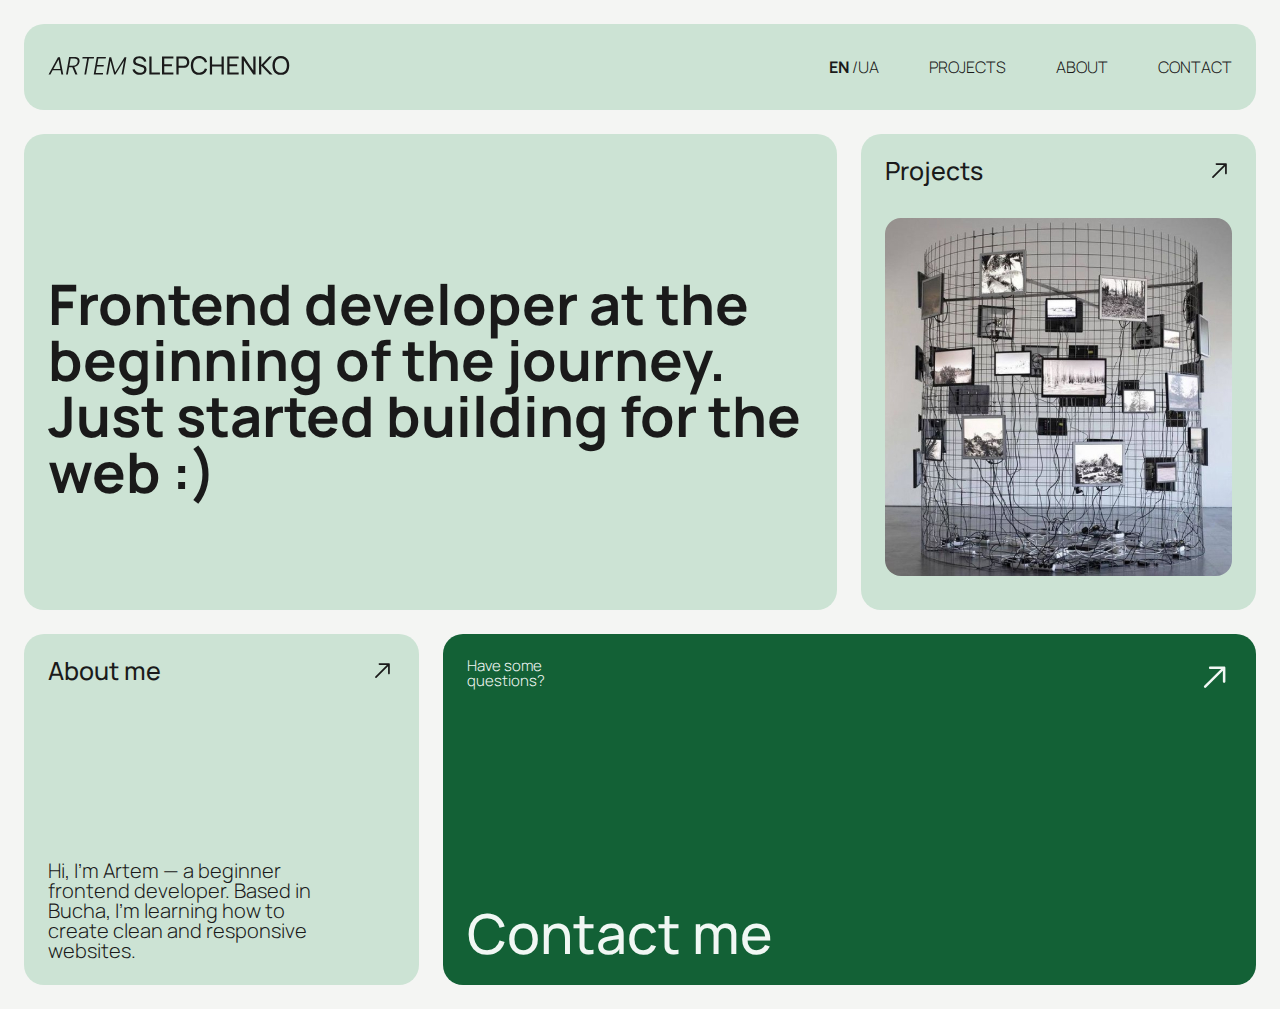
<file: index.html>
<!DOCTYPE html>
<html lang="en">
<head>
    <meta charset="UTF-8">
    <meta name="viewport" content="width=device-width, initial-scale=1.0">
    <title>Portfolio</title>
    <link rel="stylesheet" href="assets/css/reset.css">
    <link rel="stylesheet" href="assets/css/style.css">
    <link rel="stylesheet" href="assets/css/media.css">
</head>
<body>
    <header class="header">
        <div class="container">
            <div class="header__inner">
                <a class="logo" href="index.html"><img src="assets/images/logo.svg" alt="logo"></a>
                <nav class="menu">
                    <ul class="menu__list">
                        <li class="menu__item">
                            <a class="menu__item-lang menu__item-lang--active" href="index.html">EN</a>
                            /<a class="menu__item-lang" href="index-ua.html">UA</a>
                        </li>
                        <li class="menu__item">
                            <a class="menu__item-link" href="pages/projects.html">PROJECTS</a>
                        </li>
                        <li class="menu__item">
                            <a class="menu__item-link" href="pages/about-me.html">ABOUT</a>
                        </li>
                        <li class="menu__item">
                            <a class="menu__item-link" href="pages/contact.html">CONTACT</a>
                        </li>
                    </ul>
                </nav>
                <button class="header__burger">
                    <span></span>
                    <span></span>
                </button>
            </div>
        </div>
    </header>

    <main class="main">
        <section class="home">
            <div class="container">
                <div class="home__inner">
                    <div class="home__intro home__item">
                        <h1 class="home__intro-title">
                            Frontend developer at the beginning of the journey. Just started building for the web :)
                        </h1>
                    </div>
                    <a class="home__link home__projects home__item" href="pages/projects.html">
                        <p class="home__link-title">Projects</p>
                        <img class="home__link-img" src="assets/images/projects-img.jpg" alt="">
                    </a>
                    <a class="home__link home__about-me home__item" href="pages/about-me.html">
                        <p class="home__link-title">About me</p>
                        <p class="home__link-text">
                            Hi, I'm Artem — a beginner frontend developer. Based in Bucha, I'm learning how to create clean and responsive websites.
                        </p>
                    </a>
                    <a class="home__contact home__item" href="pages/contact.html">
                        <p class="home__contact-suptitle"><span>Have some questions?</span></p>
                        <p class="home__contact-title">Contact me</p>
                    </a>
                </div>
            </div>
        </section>
    </main>


    <script src="assets/js/main.js"></script>
</body>
</html>
</file>
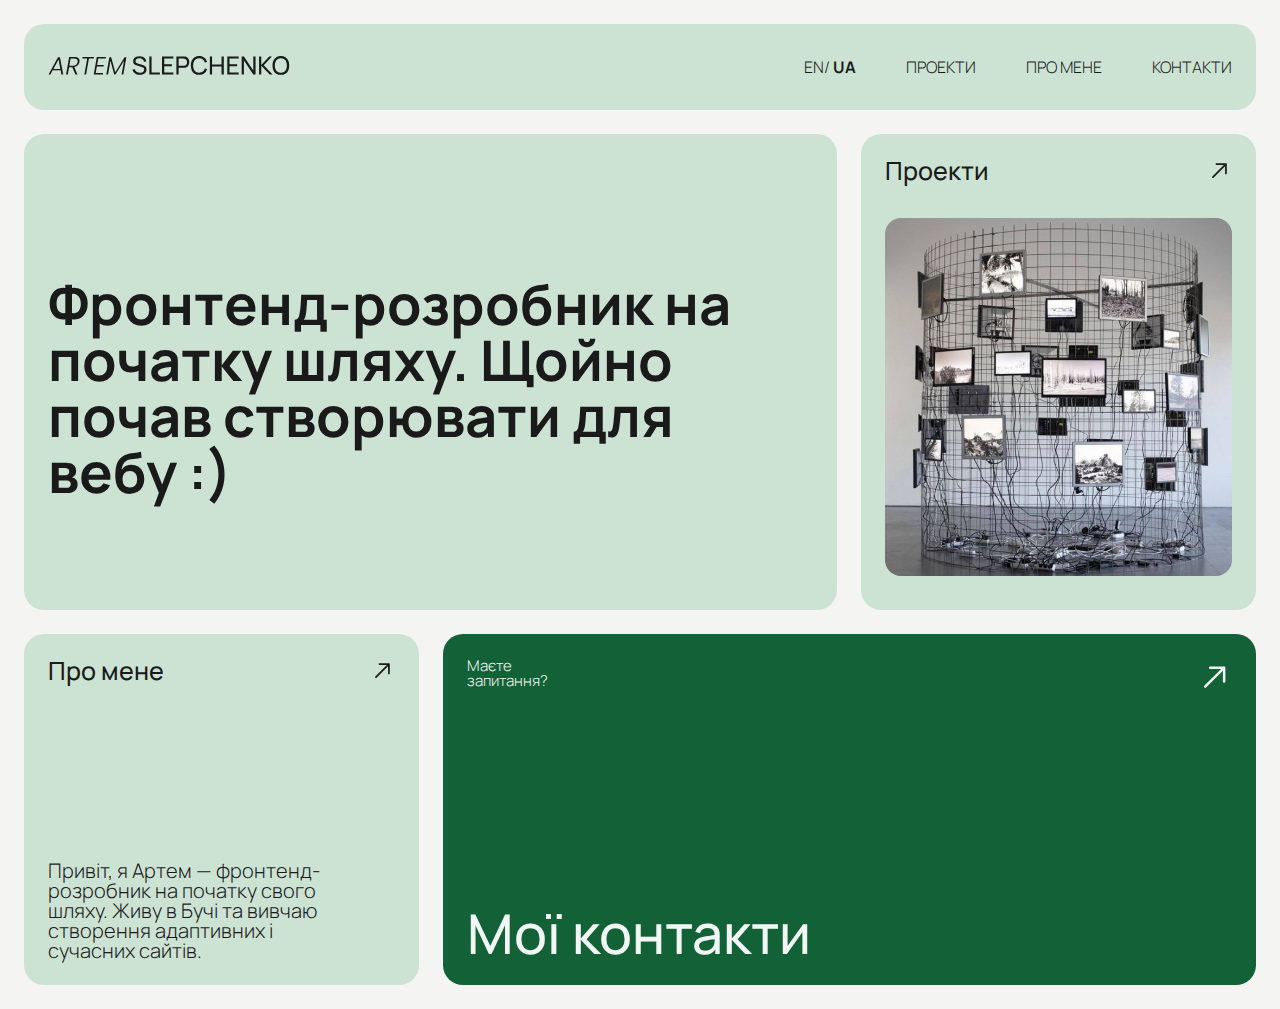
<file: index-ua.html>
<!DOCTYPE html>
<html lang="en">
<head>
    <meta charset="UTF-8">
    <meta name="viewport" content="width=device-width, initial-scale=1.0">
    <title>Portfolio</title>
    <link rel="stylesheet" href="assets/css/reset.css">
    <link rel="stylesheet" href="assets/css/style.css">
    <link rel="stylesheet" href="assets/css/media.css">
</head>
<body>
    <header class="header">
        <div class="container">
            <div class="header__inner">
                <a class="logo" href="index-ua.html"><img src="assets/images/logo.svg" alt="logo"></a>
                <nav class="menu">
                    <ul class="menu__list">
                        <li class="menu__item">
                            <a class="menu__item-lang" href="index.html">EN</a>/
                            <a class="menu__item-lang menu__item-lang--active" href="#">UA</a>
                        </li>
                        <li class="menu__item">
                            <a class="menu__item-link" href="pages/projects-ua.html">ПРОЕКТИ</a>
                        </li>
                        <li class="menu__item">
                            <a class="menu__item-link" href="pages/about-me-ua.html">ПРО МЕНЕ</a>
                        </li>
                        <li class="menu__item">
                            <a class="menu__item-link" href="pages/contact-ua.html">КОНТАКТИ</a>
                        </li>
                    </ul>
                </nav>
                <button class="header__burger">
                    <span></span>
                    <span></span>
                </button>
            </div>
        </div>
    </header>

    <main class="main">
        <section class="home">
            <div class="container">
                <div class="home__inner">
                    <div class="home__intro home__item">
                        <h1 class="home__intro-title">
                            Фронтенд-розробник на початку шляху. Щойно почав створювати для вебу :)
                        </h1>
                    </div>
                    <a class="home__link home__projects home__item" href="pages/projects-ua.html">
                        <p class="home__link-title">Проекти</p>
                        <img class="home__link-img" src="assets/images/projects-img.jpg" alt="">
                    </a>
                    <a class="home__link home__about-me home__item" href="pages/about-me-ua.html">
                        <p class="home__link-title">Про мене</p>
                        <p class="home__link-text">
                            Привіт, я Артем — фронтенд-розробник на початку свого шляху. Живу в Бучі та вивчаю створення адаптивних і сучасних сайтів.
                        </p>
                    </a>
                    <a class="home__contact home__item" href="pages/contact-ua.html">
                        <p class="home__contact-suptitle"><span>Маєте запитання?</span></p>
                        <p class="home__contact-title">Мої контакти</p>
                    </a>
                </div>
            </div>
        </section>
    </main>


    <script src="assets/js/main.js"></script>
</body>
</html>
</file>
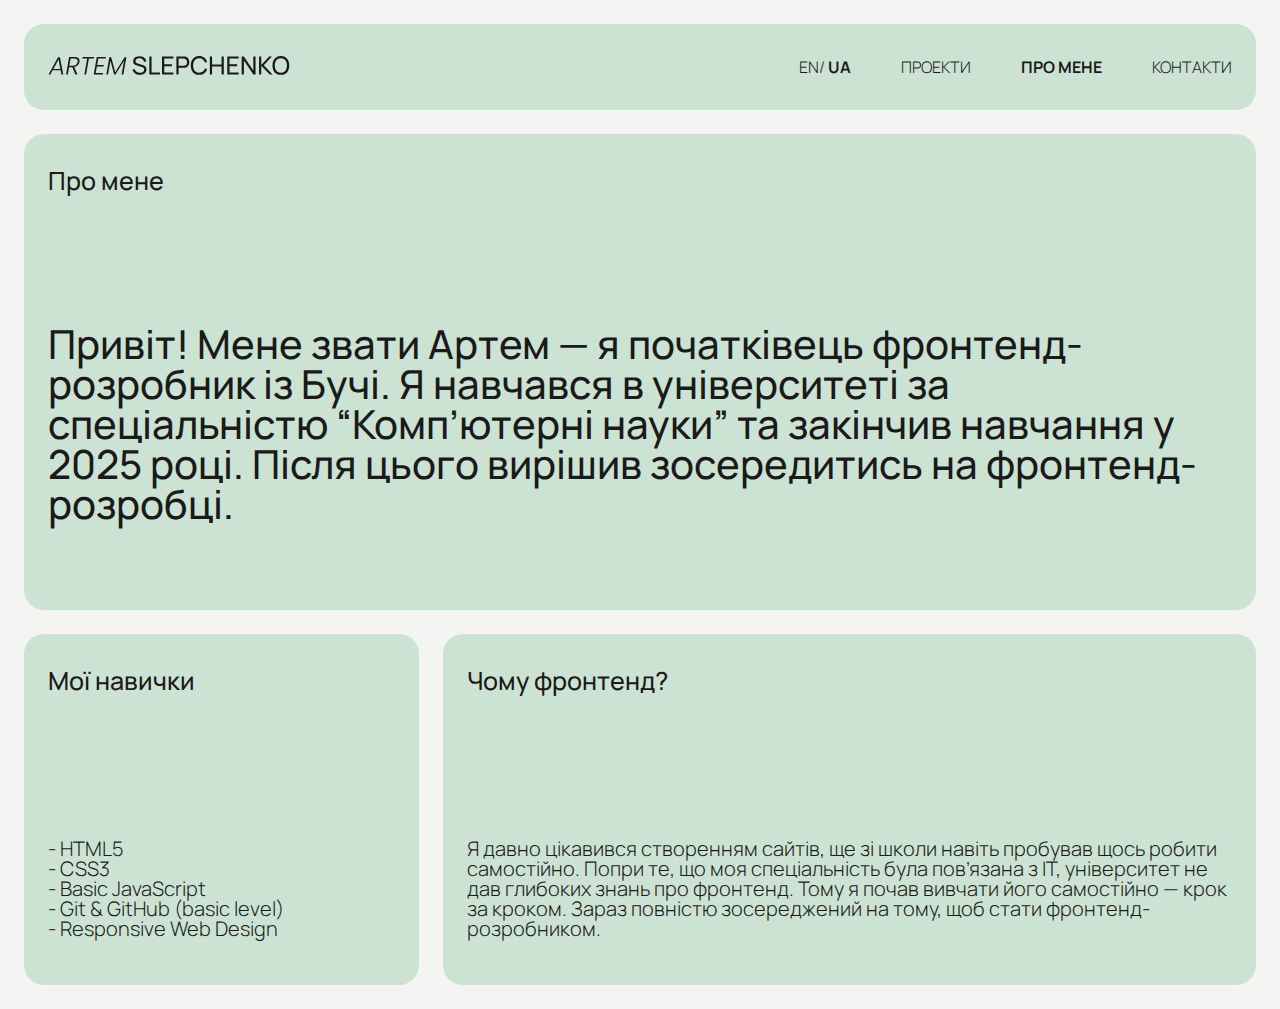
<file: pages/about-me-ua.html>
<!DOCTYPE html>
<html lang="en">
<head>
    <meta charset="UTF-8">
    <meta name="viewport" content="width=device-width, initial-scale=1.0">
    <title>Portfolio</title>
    <link rel="stylesheet" href="../assets/css/reset.css">
    <link rel="stylesheet" href="../assets/css/style.css">
    <link rel="stylesheet" href="../assets/css/media.css">
</head>
<body>
    <header class="header">
        <div class="container">
            <div class="header__inner">
                <a class="logo" href="../index-ua.html"><img src="../assets/images/logo.svg" alt="logo"></a>
                <nav class="menu">
                    <ul class="menu__list">
                        <li class="menu__item">
                            <a class="menu__item-lang" href="../pages/about-me.html">EN</a>/
                            <a class="menu__item-lang menu__item-lang--active" href="../pages/about-me-ua.html">UA</a>
                        </li>
                        <li class="menu__item">
                            <a class="menu__item-link" href="projects-ua.html">ПРОЕКТИ</a>
                        </li>
                        <li class="menu__item">
                            <a class="menu__item-link menu__item-link--active" href="about-me-ua.html">ПРО МЕНЕ</a>
                        </li>
                        <li class="menu__item">
                            <a class="menu__item-link" href="contact-ua.html">КОНТАКТИ</a>
                        </li>
                    </ul>
                </nav>
                <button class="header__burger">
                    <span></span>
                    <span></span>
                </button>
            </div>
        </div>
    </header>

    <main class="main">
        <section class="about-me">
            <div class="container">
                <div class="about-me__items">
                    <div class="about-me__item about-me__item-about">
                        <p class="about-me__item-subtitle suptitle">
                            Про мене
                        </p>
                        <p class="about-me__item-about-text text">
                            Привіт! Мене звати Артем — я початківець фронтенд-розробник із Бучі. Я навчався в університеті за спеціальністю “Комп’ютерні науки” та закінчив навчання у 2025 році. Після цього вирішив зосередитись на фронтенд-розробці.
                        </p>
                    </div>
                    <div class="about-me__item about-me__item-skills">
                        <p class="about-me__item-subtitle suptitle">
                            Мої навички
                        </p>
                        <div class="about-me__item-text">
                            <p>- HTML5</p>
                            <p>- CSS3</p>
                            <p>- Basic JavaScript</p>
                            <p>- Git & GitHub (basic level)</p>
                            <p>- Responsive Web Design</p>
                        </div>
                    </div>
                    <div class="about-me__item about-me__item-why">
                        <p class="about-me__item-subtitle suptitle">
                            Чому фронтенд?
                        </p>
                        <p class="about-me__item-text">
                            Я давно цікавився створенням сайтів, ще зі школи навіть пробував щось робити самостійно. Попри те, що моя спеціальність була пов’язана з ІТ, університет не дав глибоких знань про фронтенд. Тому я почав вивчати його самостійно — крок за кроком. Зараз повністю зосереджений на тому, щоб стати фронтенд-розробником.
                        </p>
                    </div>
                </div>
            </div>
        </section>
    </main>


    <script src="../assets/js/main.js"></script>
</body>
</html>
</file>
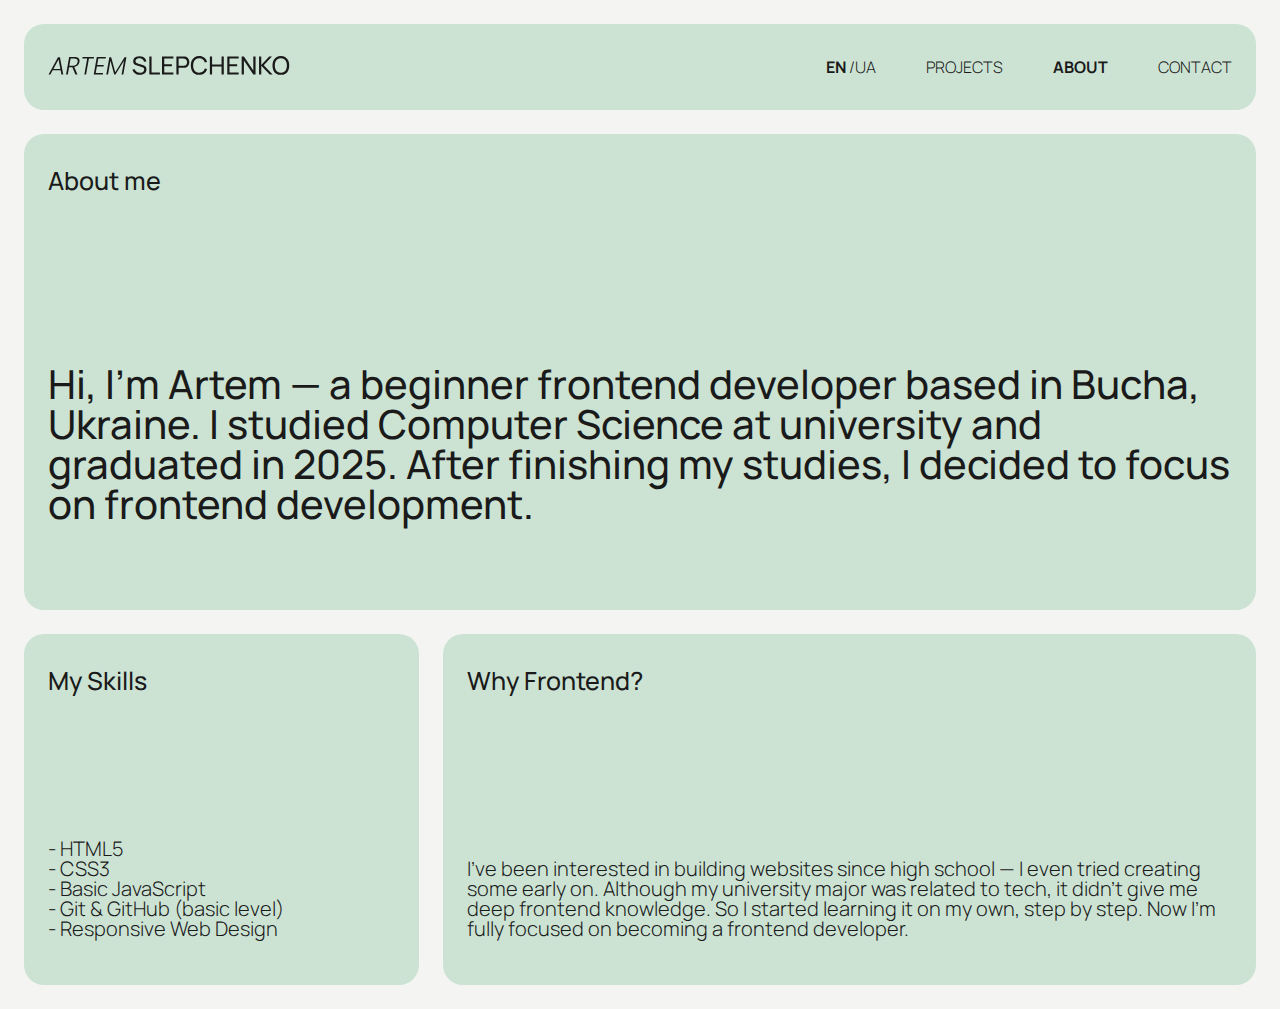
<file: pages/about-me.html>
<!DOCTYPE html>
<html lang="en">
<head>
    <meta charset="UTF-8">
    <meta name="viewport" content="width=device-width, initial-scale=1.0">
    <title>Portfolio</title>
    <link rel="stylesheet" href="../assets/css/reset.css">
    <link rel="stylesheet" href="../assets/css/style.css">
    <link rel="stylesheet" href="../assets/css/media.css">
</head>
<body>
    <header class="header">
        <div class="container">
            <div class="header__inner">
                <a class="logo" href="../index.html"><img src="../assets/images/logo.svg" alt="logo"></a>
                <nav class="menu">
                    <ul class="menu__list">
                        <li class="menu__item">
                            <a class="menu__item-lang menu__item-lang--active" href="../pages/about-me.html">EN</a>
                            /<a class="menu__item-lang" href="../pages/about-me-ua.html">UA</a>
                        </li>
                        <li class="menu__item">
                            <a class="menu__item-link" href="projects.html">PROJECTS</a>
                        </li>
                        <li class="menu__item">
                            <a class="menu__item-link menu__item-link--active" href="about-me.html">ABOUT</a>
                        </li>
                        <li class="menu__item">
                            <a class="menu__item-link" href="contact.html">CONTACT</a>
                        </li>
                    </ul>
                </nav>
                <button class="header__burger">
                    <span></span>
                    <span></span>
                </button>
            </div>
        </div>
    </header>

    <main class="main">
        <section class="about-me">
            <div class="container">
                <div class="about-me__items">
                    <div class="about-me__item about-me__item-about">
                        <p class="about-me__item-subtitle suptitle">
                            About me
                        </p>
                        <p class="about-me__item-about-text text">
                            Hi, I'm Artem — a beginner frontend developer based in Bucha, Ukraine. I studied Computer Science at university and graduated in 2025. After finishing my studies, I decided to focus on frontend development.
                        </p>
                    </div>
                    <div class="about-me__item about-me__item-skills">
                        <p class="about-me__item-subtitle suptitle">
                            My Skills
                        </p>
                        <div class="about-me__item-text">
                            <p>- HTML5</p>
                            <p>- CSS3</p>
                            <p>- Basic JavaScript</p>
                            <p>- Git & GitHub (basic level)</p>
                            <p>- Responsive Web Design</p>
                        </div>
                    </div>
                    <div class="about-me__item about-me__item-why">
                        <p class="about-me__item-subtitle suptitle">
                            Why Frontend?
                        </p>
                        <p class="about-me__item-text">
                            I've been interested in building websites since high school — I even tried creating some early on. Although my university major was related to tech, it didn't give me deep frontend knowledge. So I started learning it on my own, step by step. Now I'm fully focused on becoming a frontend developer.
                        </p>
                    </div>
                </div>
            </div>
        </section>
    </main>


    <script src="../assets/js/main.js"></script>
</body>
</html>
</file>
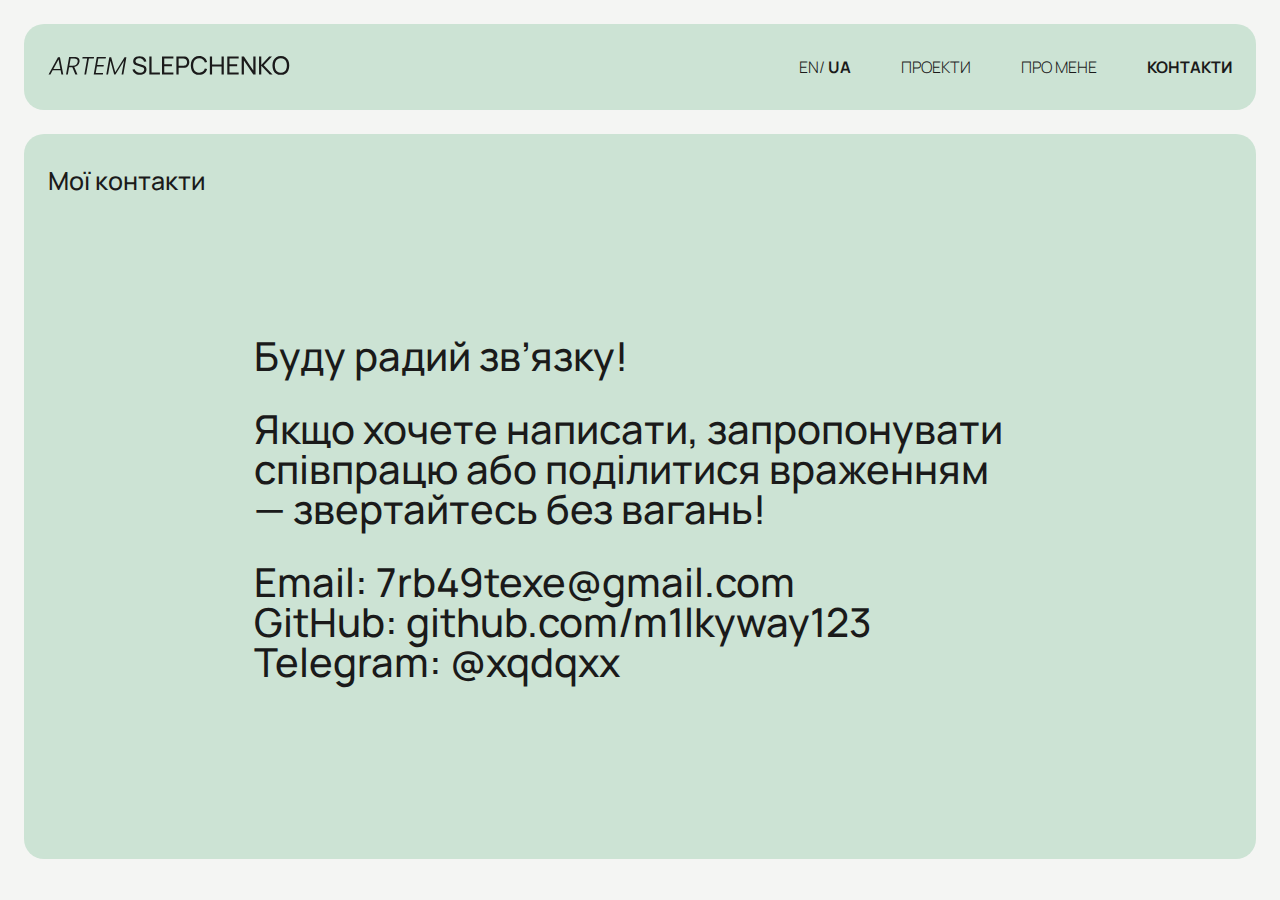
<file: pages/contact-ua.html>
<!DOCTYPE html>
<html lang="en">
<head>
    <meta charset="UTF-8">
    <meta name="viewport" content="width=device-width, initial-scale=1.0">
    <title>Portfolio</title>
    <link rel="stylesheet" href="../assets/css/reset.css">
    <link rel="stylesheet" href="../assets/css/style.css">
    <link rel="stylesheet" href="../assets/css/media.css">
</head>
<body>
    <header class="header">
        <div class="container">
            <div class="header__inner">
                <a class="logo" href="../index-ua.html"><img src="../assets/images/logo.svg" alt="logo"></a>
                <nav class="menu">
                    <ul class="menu__list">
                        <li class="menu__item">
                            <a class="menu__item-lang" href="../pages/contact.html">EN</a>/
                            <a class="menu__item-lang menu__item-lang--active" href="../pages/contact-ua.html">UA</a>
                        </li>
                        <li class="menu__item">
                            <a class="menu__item-link" href="projects-ua.html">ПРОЕКТИ</a>
                        </li>
                        <li class="menu__item">
                            <a class="menu__item-link" href="about-me-ua.html">ПРО МЕНЕ</a>
                        </li>
                        <li class="menu__item">
                            <a class="menu__item-link menu__item-link--active" href="contact-ua.html">КОНТАКТИ</a>
                        </li>
                    </ul>
                </nav>
                <button class="header__burger">
                    <span></span>
                    <span></span>
                </button>
            </div>
        </div>
    </header>

    <main class="main">
        <section class="contact-me">
            <div class="container">
                <div class="contact-me__inner">
                    <div class="contact-me__suptitle suptitle">
                        Мої контакти
                    </div>
                    <div class="contact-me__textcontent">
                        <p class="contact-me__text text">Буду радий зв’язку!</p>
                        <p class="contact-me__text text">Якщо хочете написати, запропонувати співпрацю або поділитися враженням — звертайтесь без вагань!</p>
                        <div class="contact-me__wrapper text">
                            <p>Email: <a href="mailto:7rb49texe@gmail.com">7rb49texe@gmail.com</a></p>
                            <p>GitHub: <a href="https://github.com/m1lkyway123" target="_blank">github.com/m1lkyway123</a></p>
                            <p>Telegram: <a href="https://t.me/xqdqxx" target="_blank">@xqdqxx</a></p>
                        </div>
                    </div>
                </div>
            </div>
        </section>
    </main>


    <script src="../assets/js/main.js"></script>
</body>
</html>
</file>
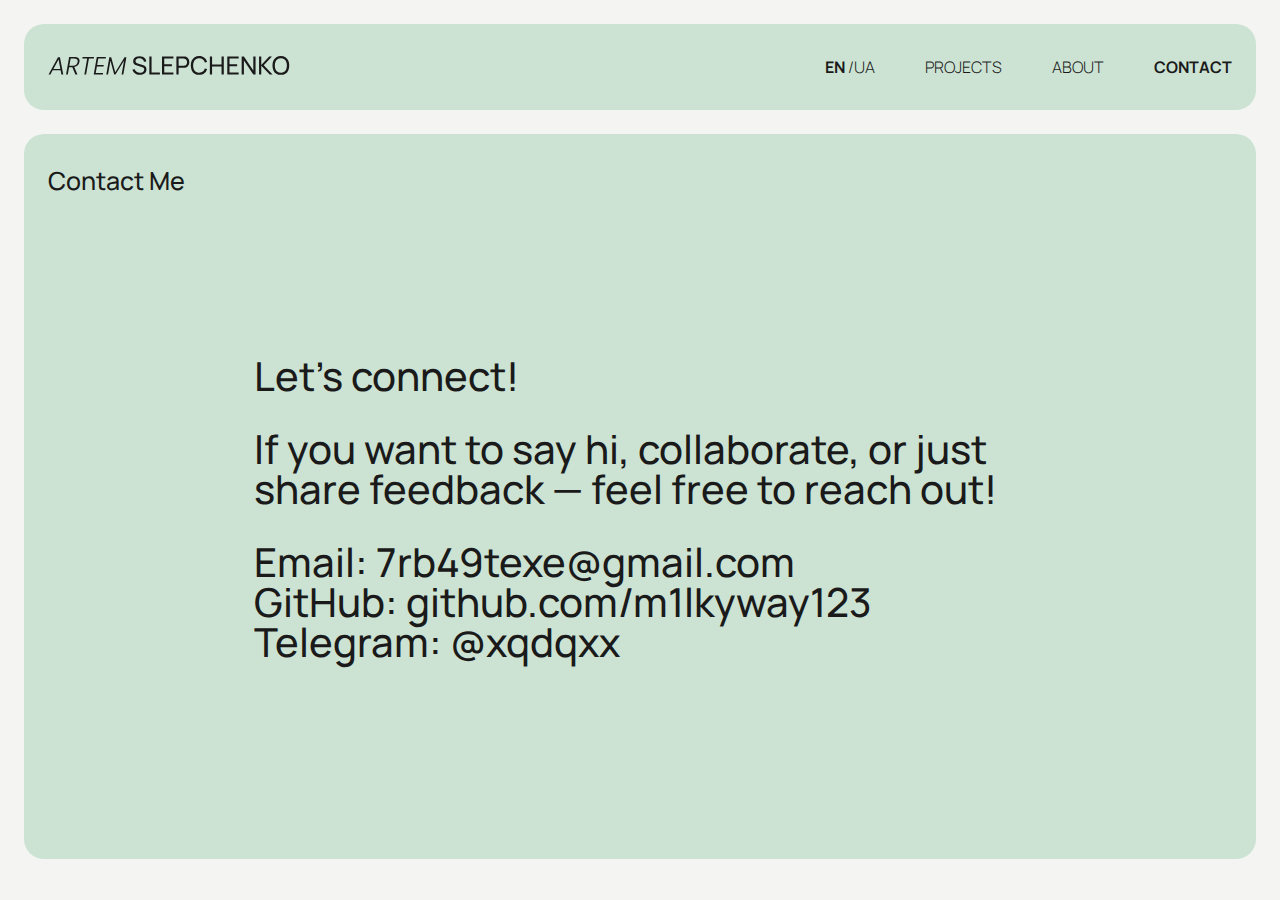
<file: pages/contact.html>
<!DOCTYPE html>
<html lang="en">
<head>
    <meta charset="UTF-8">
    <meta name="viewport" content="width=device-width, initial-scale=1.0">
    <title>Portfolio</title>
    <link rel="stylesheet" href="../assets/css/reset.css">
    <link rel="stylesheet" href="../assets/css/style.css">
    <link rel="stylesheet" href="../assets/css/media.css">
</head>
<body>
    <header class="header">
        <div class="container">
            <div class="header__inner">
                <a class="logo" href="../index.html"><img src="../assets/images/logo.svg" alt="logo"></a>
                <nav class="menu">
                    <ul class="menu__list">
                        <li class="menu__item">
                            <a class="menu__item-lang menu__item-lang--active" href="../pages/contact.html">EN</a>
                            /<a class="menu__item-lang" href="../pages/contact-ua.html">UA</a>
                        </li>
                        <li class="menu__item">
                            <a class="menu__item-link" href="projects.html">PROJECTS</a>
                        </li>
                        <li class="menu__item">
                            <a class="menu__item-link" href="about-me.html">ABOUT</a>
                        </li>
                        <li class="menu__item">
                            <a class="menu__item-link menu__item-link--active" href="contact.html">CONTACT</a>
                        </li>
                    </ul>
                </nav>
                <button class="header__burger">
                    <span></span>
                    <span></span>
                </button>
            </div>
        </div>
    </header>

    <main class="main">
        <section class="contact-me">
            <div class="container">
                <div class="contact-me__inner">
                    <div class="contact-me__suptitle suptitle">
                        Contact Me
                    </div>
                    <div class="contact-me__textcontent">
                        <p class="contact-me__text text">Let's connect!</p>
                        <p class="contact-me__text text">If you want to say hi, collaborate, or just share feedback — feel free to reach out!</p>
                        <div class="contact-me__wrapper text">
                            <p>Email: <a href="mailto:7rb49texe@gmail.com">7rb49texe@gmail.com</a></p>
                            <p>GitHub: <a href="https://github.com/m1lkyway123" target="_blank">github.com/m1lkyway123</a></p>
                            <p>Telegram: <a href="https://t.me/xqdqxx" target="_blank">@xqdqxx</a></p>
                        </div>
                    </div>
                </div>
            </div>
        </section>
    </main>


    <script src="../assets/js/main.js"></script>
</body>
</html>
</file>
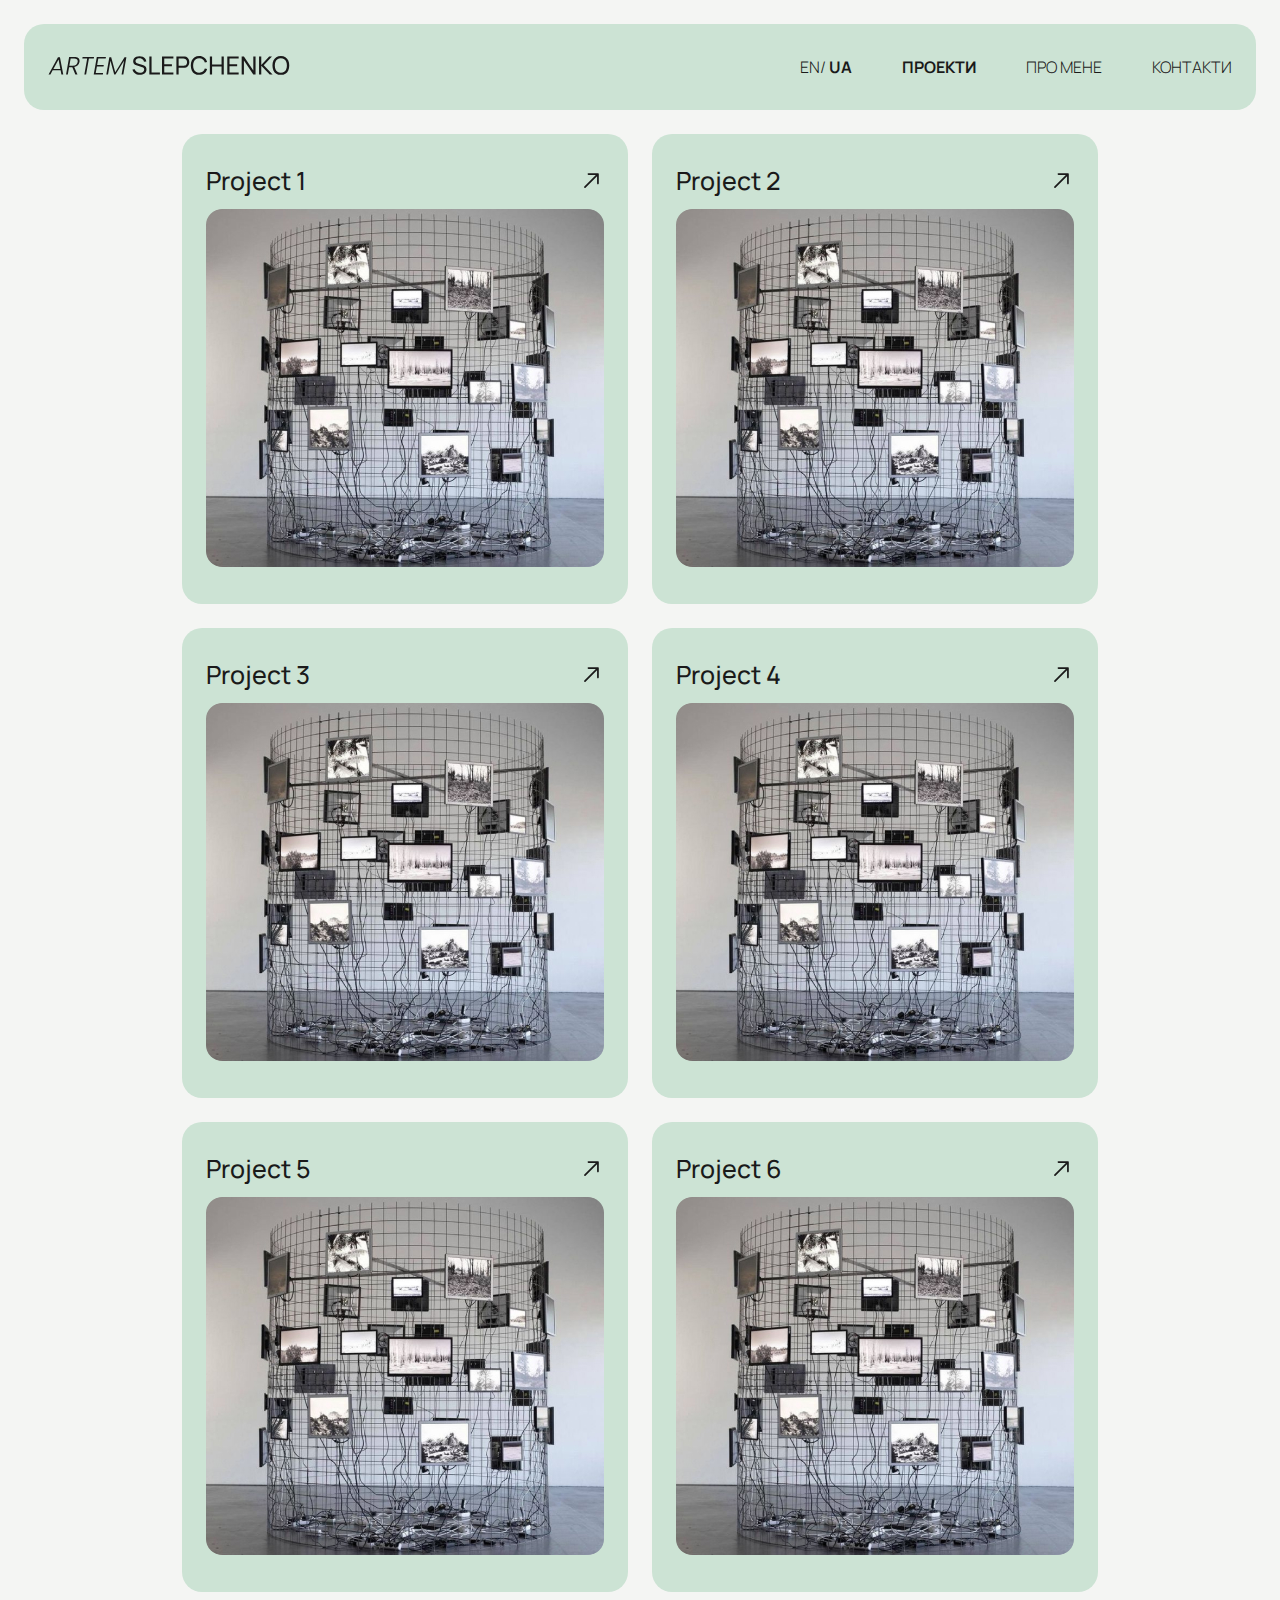
<file: pages/projects-ua.html>
<!DOCTYPE html>
<html lang="en">
<head>
    <meta charset="UTF-8">
    <meta name="viewport" content="width=device-width, initial-scale=1.0">
    <title>Portfolio</title>
    <link rel="stylesheet" href="../assets/css/reset.css">
    <link rel="stylesheet" href="../assets/css/style.css">
    <link rel="stylesheet" href="../assets/css/media.css">
</head>
<body>
    <header class="header">
        <div class="container">
            <div class="header__inner">
                <a class="logo" href="../index-ua.html"><img src="../assets/images/logo.svg" alt="logo"></a>
                <nav class="menu">
                    <ul class="menu__list">
                        <li class="menu__item">
                            <a class="menu__item-lang" href="../pages/projects.html">EN</a>/
                            <a class="menu__item-lang menu__item-lang--active" href="../pages/projects-ua.html">UA</a>
                        </li>
                        <li class="menu__item">
                            <a class="menu__item-link menu__item-link--active" href="projects-ua.html">ПРОЕКТИ</a>
                        </li>
                        <li class="menu__item">
                            <a class="menu__item-link" href="about-me-ua.html">ПРО МЕНЕ</a>
                        </li>
                        <li class="menu__item">
                            <a class="menu__item-link" href="contact-ua.html">КОНТАКТИ</a>
                        </li>
                    </ul>
                </nav>
                <button class="header__burger">
                    <span></span>
                    <span></span>
                </button>
            </div>
        </div>
    </header>

    <main class="main">
        <section class="projects">
            <div class="container">
                <div class="projects__inner" href="#">
                    <a class="projects__item">
                        <p class="projects__item-suptitle suptitle">Project 1</p>
                        <img class="home__link-img" src="../assets/images/projects-img.jpg" alt="">
                    </a>
                    <a class="projects__item" href="#">
                        <p class="projects__item-suptitle suptitle">Project 2</p>
                        <img class="home__link-img" src="../assets/images/projects-img.jpg" alt="">
                    </a>
                    <a class="projects__item" href="#">
                        <p class="projects__item-suptitle suptitle">Project 3</p>
                        <img class="home__link-img" src="../assets/images/projects-img.jpg" alt="">
                    </a>
                    <a class="projects__item" href="#">
                        <p class="projects__item-suptitle suptitle">Project 4</p>
                        <img class="home__link-img" src="../assets/images/projects-img.jpg" alt="">
                    </a>
                    <a class="projects__item" href="#">
                        <p class="projects__item-suptitle suptitle">Project 5</p>
                        <img class="home__link-img" src="../assets/images/projects-img.jpg" alt="">
                    </a>
                    <a class="projects__item" href="#">
                        <p class="projects__item-suptitle suptitle">Project 6</p>
                        <img class="home__link-img" src="../assets/images/projects-img.jpg" alt="">
                    </a>
                </div>
            </div>
        </section>
    </main>


    <script src="../assets/js/main.js"></script>
</body>
</html>
</file>
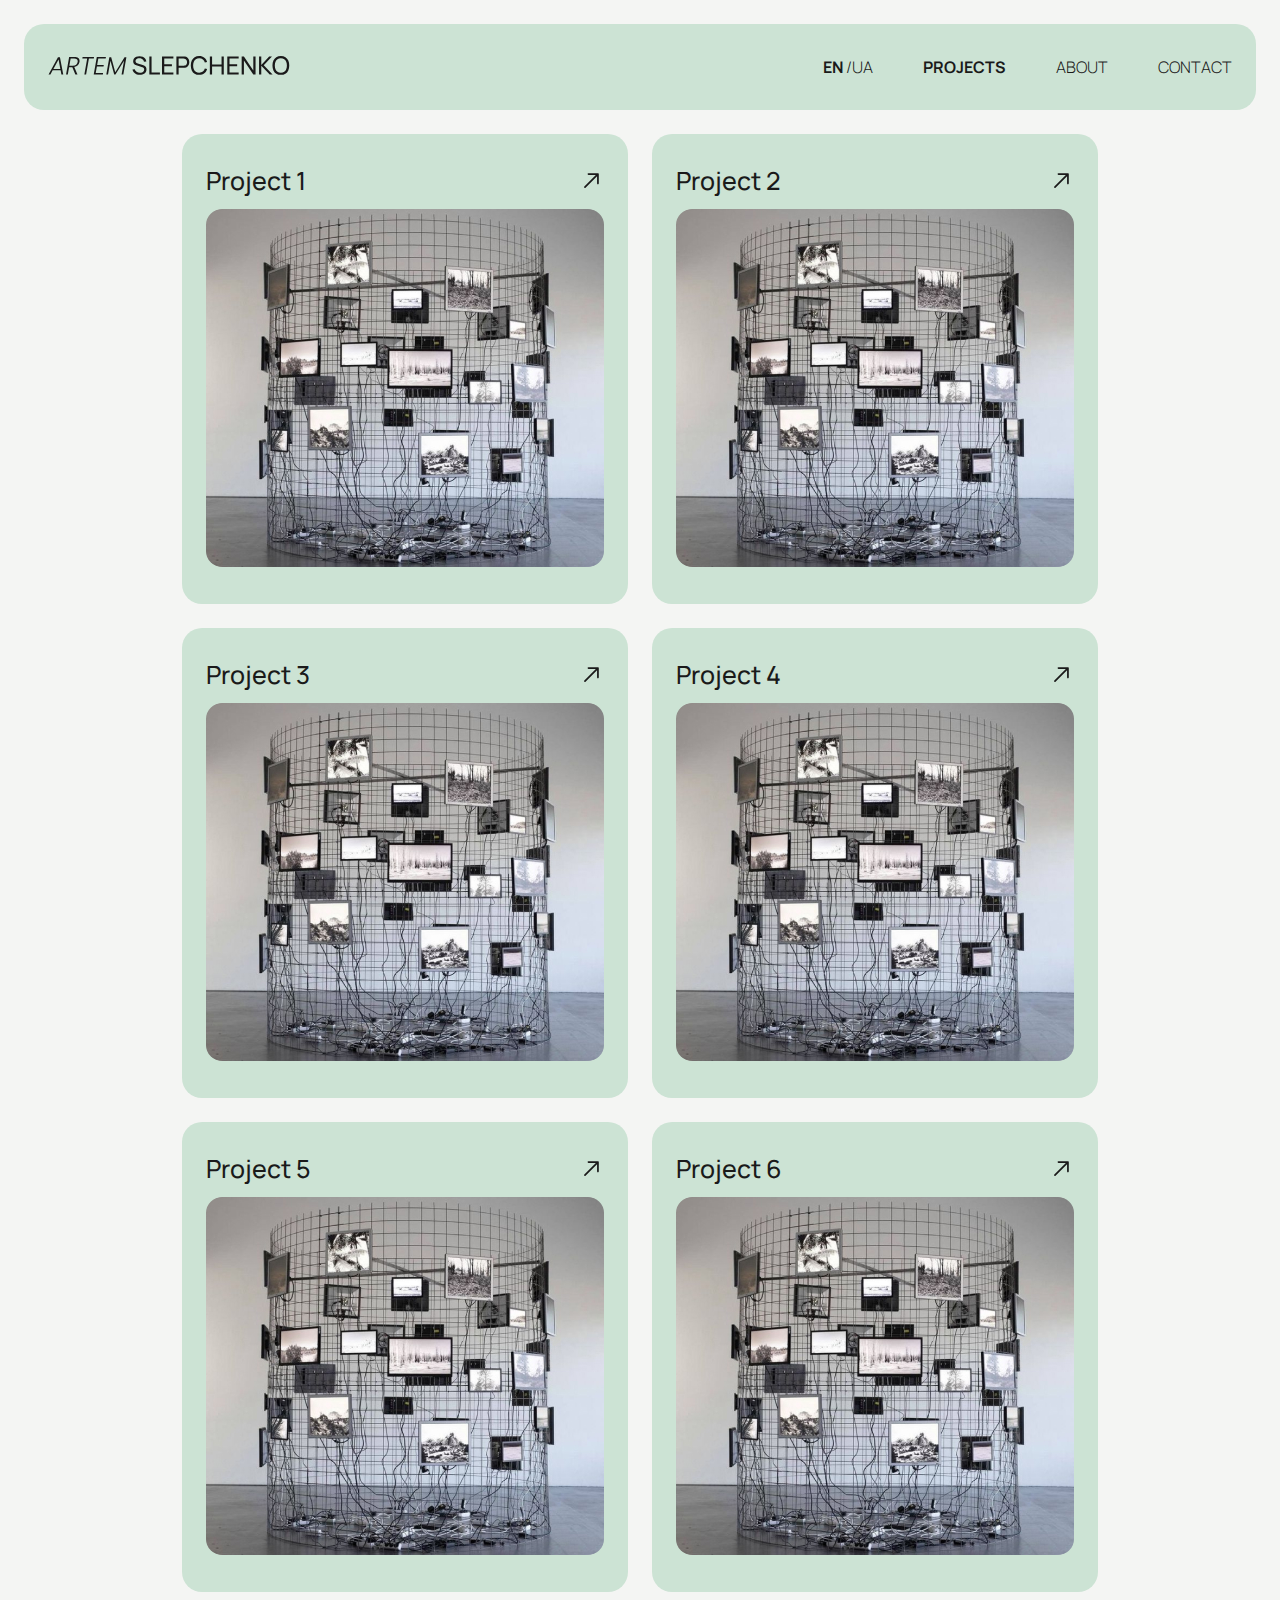
<file: pages/projects.html>
<!DOCTYPE html>
<html lang="en">
<head>
    <meta charset="UTF-8">
    <meta name="viewport" content="width=device-width, initial-scale=1.0">
    <title>Portfolio</title>
    <link rel="stylesheet" href="../assets/css/reset.css">
    <link rel="stylesheet" href="../assets/css/style.css">
    <link rel="stylesheet" href="../assets/css/media.css">
</head>
<body>
    <header class="header">
        <div class="container">
            <div class="header__inner">
                <a class="logo" href="../index.html"><img src="../assets/images/logo.svg" alt="logo"></a>
                <nav class="menu">
                    <ul class="menu__list">
                        <li class="menu__item">
                            <a class="menu__item-lang menu__item-lang--active" href="../pages/projects.html">EN</a>
                            /<a class="menu__item-lang" href="../pages/projects-ua.html">UA</a>
                        </li>
                        <li class="menu__item">
                            <a class="menu__item-link menu__item-link--active" href="projects.html">PROJECTS</a>
                        </li>
                        <li class="menu__item">
                            <a class="menu__item-link" href="about-me.html">ABOUT</a>
                        </li>
                        <li class="menu__item">
                            <a class="menu__item-link" href="contact.html">CONTACT</a>
                        </li>
                    </ul>
                </nav>
                <button class="header__burger">
                    <span></span>
                    <span></span>
                </button>
            </div>
        </div>
    </header>

    <main class="main">
        <section class="projects">
            <div class="container">
                <div class="projects__inner" href="#">
                    <a class="projects__item">
                        <p class="projects__item-suptitle suptitle">Project 1</p>
                        <img class="home__link-img" src="../assets/images/projects-img.jpg" alt="">
                    </a>
                    <a class="projects__item" href="#">
                        <p class="projects__item-suptitle suptitle">Project 2</p>
                        <img class="home__link-img" src="../assets/images/projects-img.jpg" alt="">
                    </a>
                    <a class="projects__item" href="#">
                        <p class="projects__item-suptitle suptitle">Project 3</p>
                        <img class="home__link-img" src="../assets/images/projects-img.jpg" alt="">
                    </a>
                    <a class="projects__item" href="#">
                        <p class="projects__item-suptitle suptitle">Project 4</p>
                        <img class="home__link-img" src="../assets/images/projects-img.jpg" alt="">
                    </a>
                    <a class="projects__item" href="#">
                        <p class="projects__item-suptitle suptitle">Project 5</p>
                        <img class="home__link-img" src="../assets/images/projects-img.jpg" alt="">
                    </a>
                    <a class="projects__item" href="#">
                        <p class="projects__item-suptitle suptitle">Project 6</p>
                        <img class="home__link-img" src="../assets/images/projects-img.jpg" alt="">
                    </a>
                </div>
            </div>
        </section>
    </main>


    <script src="../assets/js/main.js"></script>
</body>
</html>
</file>
<file: assets/css/style.css>
html {
    box-sizing: border-box;
}
*, *::before, *::after {
    box-sizing: inherit;
}

@font-face {
    font-family: 'Manrope-Bold';
    src: url('../fonts/Manrope-Bold.woff2') format('woff2');
    font-style: normal;
    font-weight: 700;
    font-display: swap;
}
@font-face {
    font-family: 'Manrope-Medium';
    src: url('../fonts/Manrope-Medium.woff2') format('woff2');
    font-style: normal;
    font-weight: 500;
    font-display: swap;
}
@font-face {
    font-family: 'Manrope-Regular';
    src: url('../fonts/Manrope-Regular.woff2') format('woff2');
    font-style: normal;
    font-weight: 400;
    font-display: swap;
}
@font-face {
    font-family: 'Manrope-Light';
    src: url('../fonts/Manrope-Light.woff2') format('woff2');
    font-style: normal;
    font-weight: 300;
    font-display: swap;
}

:root {
    --color-primary: #CCE3D4;
    --color-secondary: #136136;
    --color-background: #f4f5f3;
    --color-text: #1a1a1a;
    --color-text-secondary: #F1F7F4;
}

body {
    font-size: 20px;
    font-family: 'Manrope-Light', sans-serif;
    font-weight: 300;
    background-color: var(--color-background);
    color: var(--color-text);
}

.container {
    max-width: 1438px;
    margin: 0 auto;
    padding: 0 24px;
}
.suptitle {
    font-family: 'Manrope-Medium', sans-serif;
    font-weight: 500;
    font-size: 25px;
}
.text {
    font-family: 'Manrope-Medium', sans-serif;
    font-weight: 500;
    font-size: 40px;
}

a {
    text-decoration: none;
    color: inherit;
}

img {
    max-width: 100%;
}


.header {
    padding: 24px 0;
}
.header__inner {
    display: flex;
    justify-content: space-between;
    align-items: center;
    background-color: var(--color-primary);
    padding: 32px 24px;
    border-radius: 20px;
}
.menu__list {
    display: flex;
    gap: 50px;
    align-items: center;
    font-size: 16px;
    text-transform: uppercase;
}
.menu__item-lang--active {
    font-family: 'Manrope-Bold', sans-serif;
    font-weight: 700;
}
.menu__item-link {
    border-bottom: 2px solid transparent;
    transition: border .3s ease;
}
.menu__item-link:hover {
    border-bottom: 2px solid var(--color-text);
}
.menu__item-link--active {
    font-family: 'Manrope-Bold', sans-serif;
    font-weight: 700;
}

.header__burger {
    width: 30px;
    height: 30px;
    background-color: transparent;
    border: none;
    display: none;
    flex-direction: column;
    gap: 6px;
    align-items: center;
    justify-content: center;
    cursor: pointer;
    z-index: 5;
}
.header__burger span {
    width: 100%;
    height: 2px;
    border-radius: 20px;
    background-color: var(--color-text);
    transition: transform .3s ease;
}
.header.active .header__burger span:nth-child(1) {
    transform: rotate(-45deg) translate(-1px, 1px);
}
.header.active .header__burger span:nth-child(2) {
    transform: rotate(45deg) translate(-5px, -5px);
}


.home {
  padding-bottom: 24px;
}
.home__inner {
    display: grid;
    grid-template-columns: repeat(6, 1fr);
    grid-template-rows: 476px 351px;
    gap: 24px;
}
.home__item {
    padding: 24px;
    border-radius: 20px;
    background-color: var(--color-primary);
    display: flex;
    flex-direction: column;
}
.home__intro {
    grid-column: span 4;
}
.home__intro-title {
    font-family: 'Manrope-Bold', sans-serif;
    font-weight: 700;
    font-size: 56px;
    margin-top: auto;
    padding-bottom: 86px;
}
.home__link {
    grid-column: span 2;
    transition: transform .3s ease;
}
.home__link:hover {
    transform: scale(1.05);
}
.home__projects {
    padding-bottom: 34px;
}
.home__link-title {
    font-size: 25px;
    font-family: 'Manrope-Medium', sans-serif;
    font-weight: 500;
    position: relative;
}
.home__link-title::after {
    content: '';
    position: absolute;
    top: 0;
    right: 0;
    height: 26px;
    width: 26px;
    background-image: url('../images/arrow.svg');
}
.home__link-img {
    border-radius: 16px;
    margin-top: auto;
    width: 400px;
    height: 358px;
    object-fit: cover;
}

.home__link-text {
    margin-top: auto;
    max-width: 296px;
}
.home__contact {
    background-color: var(--color-secondary);
    color: var(--color-text-secondary);
    grid-column: span 4;
    transition: transform .3s ease;
}
.home__contact:hover {
    transform: scale(1.05);
}
.home__contact-suptitle {
    position: relative;
}
.home__contact-suptitle::after {
    content: '';
    position: absolute;
    top: 0;
    right: 0;
    height: 38px;
    width: 38px;
    background-image: url('../images/big-arrow.svg');
}
.home__contact-suptitle span {
    font-size: 15px;
    display: inline-block;
    width: 77px;
}
.home__contact-title {
    margin-top: auto;
    font-size: 55px;
    font-family: 'Manrope-Medium', sans-serif;
    font-weight: 500;
}

.about-me {
    padding-bottom: 24px;
}

.about-me__items {
    display: grid;
    grid-template-columns: repeat(6, 1fr);
    grid-template-rows: 476px 351px;
    gap: 24px;
}
.about-me__item {
    background-color: var(--color-primary);
    padding: 34px 24px 46px;
    border-radius: 20px;
    display: flex;
    flex-direction: column;
}
.about-me__item-about {
    grid-column: 1 / -1;
    padding-bottom: 86px;
}
.about-me__item-about-text {
    margin-top: auto;
}
.about-me__item-skills {
    grid-column: 1 / 3;
}
.about-me__item-text {
    margin-top: auto;
}
.about-me__item-why {
    grid-column: 3 / -1;
}

.projects {
  padding-bottom: 24px;
}
.projects__inner {
    display: grid;
    grid-template-columns: repeat(auto-fit, minmax(auto, 211px));
    justify-content: center;
    gap: 24px;
}
.projects__item {
    grid-column: span 2;
    background-color: var(--color-primary);
    padding: 34px 24px;
    border-radius: 20px;
    transition: transform .3s ease;
}
.projects__item:hover {
    transform: scale(1.05);
}
.projects__item-suptitle {
    margin-bottom: 16px;
    position: relative;
}
.projects__item-suptitle::after {
    position: absolute;
    content: '';
    right: 0;
    top: 0;
    width: 26px;
    height: 26px;
    background-image: url('../images/arrow.svg');
}

.contact-me {
    padding-bottom: 24px;
}
.contact-me__inner {
    background-color: var(--color-primary);
    padding: 34px 24px;
    display: flex;
    flex-direction: column;
    height: calc(100vh - 175px);
    border-radius: 20px;
}
.contact-me__suptitle {}
.contact-me__textcontent {
    margin: auto 0;
}
.contact-me__text {
    max-width: 773px;
    margin: 0 auto 33px;
}
.contact-me__wrapper {
    max-width: 773px;
    margin: 0 auto;
}
</file>
<file: assets/css/media.css>
@media (max-width: 768px) {
    .suptitle {
        font-size: 20px;
    }
    .text {
        font-size: 28px;
    }


    .logo img {
        width: 175px;
    }
    
    .header__burger {
        display: flex;
    }
    .menu__list {
        position: absolute;
        flex-direction: column;
        gap: 30px;
        left: 0;
        top: 0;
        background-color: var(--color-primary);
        height: 100vh;
        width: 100%;
        justify-content: center;
        z-index: 3;
        opacity: 0;
        pointer-events: none;
        transition: opacity .3s ease;
    }
    .header.active .menu__list {
        opacity: 1;
        pointer-events: all;
    }
    .menu__item-link {
        display: block;
        padding: 10px;
        border-bottom: 0;
    }
    .menu__item-link:hover {
        border-bottom: 0;
    }

    .home__intro-title {
        font-size: 32px;
    }
    .home__link-title {
        font-size: 20px;
    }
    .home__link-text {
        font-size: 16px;
    }
    .home__contact-title {
        font-size: 30px;
    }
    .home__inner {
        grid-template-rows: 350px 250px 350px;
    }
    .home__intro, .home__contact {
        grid-column: 1 / -1;
    }
    .home__link {
        grid-column: span 3;
    }
    .home__link-img {
        max-height: 100%;
        margin-top: 24px;
        height: 160px;
    }
    .about-me__item-text {
        font-size: 16px;
    }
    .about-me__item-skills {
        grid-column: 1 / 4;
    }
    .about-me__item-why {
        grid-column: 4 / -1;
    }

    .contact-me .text {
        font-size: 25px;
    }
}


@media (max-width: 500px) {
    .text {
        font-size: 20px;
    }


    .home__inner {
        gap: 15px;
        grid-template-rows: 350px 250px 250px 350px;
    }
    .home__intro-title {
        padding-bottom: 24px;
        margin: auto;
    }
    .home__link {
        grid-column: 1 / -1;
    }

    .about-me__items {
        grid-template-rows: 350px 250px 350px;
        gap: 15px;
    }
    .about-me__item-about {
        padding-bottom: 24px;
    }
    .about-me__item-skills {
        grid-column: 1 / -1;
    }
    .about-me__item-why {
        grid-column: 1 / -1;
    }
    
    .projects__inner {
        gap: 15px;
    }

    .contact-me .text {
        font-size: 15px;
    }
}
</file>
